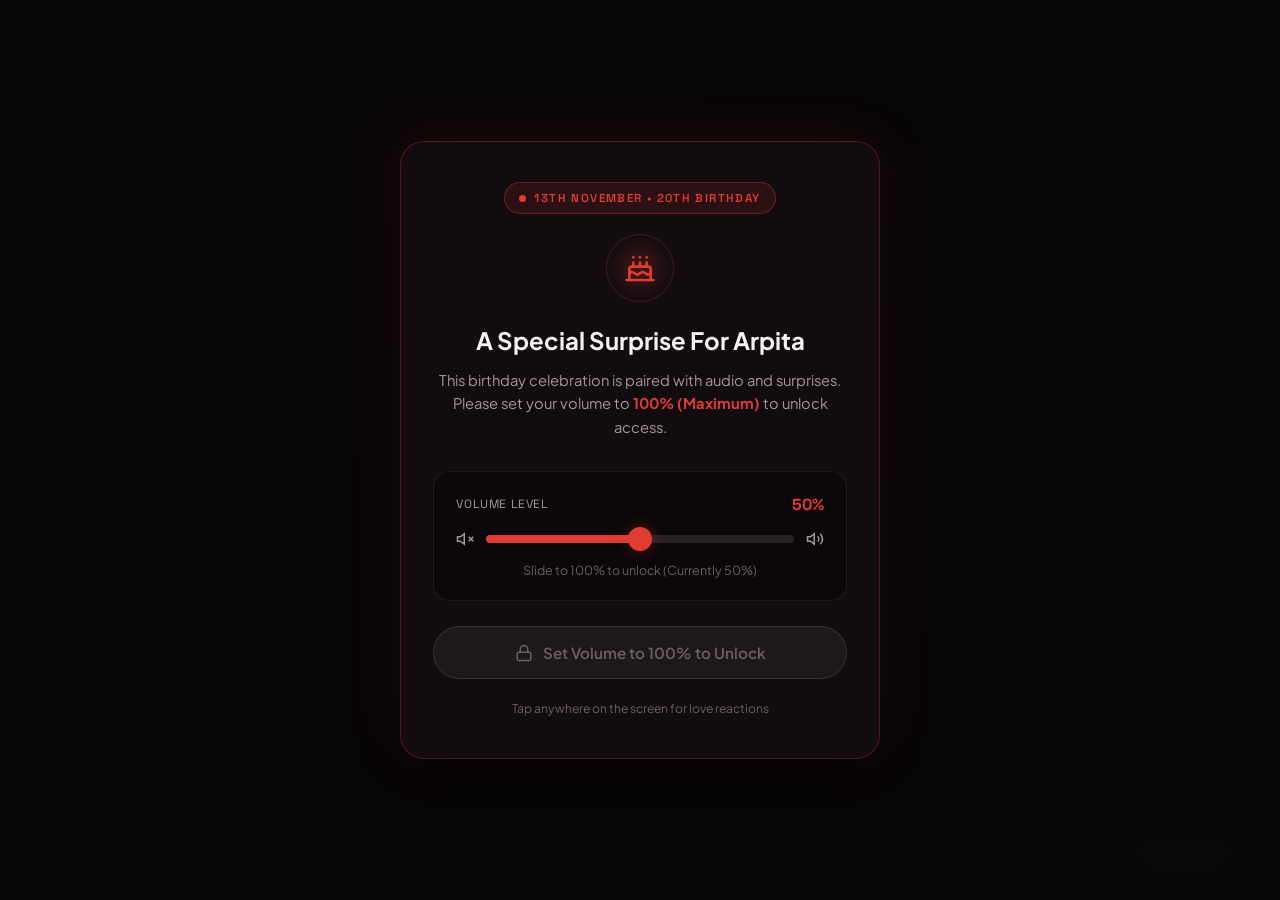
<file: index.html>
<!DOCTYPE html>
<html lang="en">
<head>
  <meta charset="UTF-8" />
  <meta name="viewport" content="width=device-width, initial-scale=1.0" />
  <title>Happy 20th Birthday, Arpita ✨</title>
  <meta name="description" content="Celebrating Arpita's 20th Birthday on 13th November — with love, music, and memories." />

  <!-- Fonts -->
  <link rel="preconnect" href="https://fonts.googleapis.com" />
  <link rel="preconnect" href="https://fonts.gstatic.com" crossorigin />
  <link href="https://fonts.googleapis.com/css2?family=Alex+Brush&family=Great+Vibes&family=Plus+Jakarta+Sans:wght@300;400;500;600;700;800&family=Space+Grotesk:wght@400;500;600;700&display=swap" rel="stylesheet" />

  <link rel="stylesheet" href="style.css" />
</head>
<body>

  <!-- ═══════════ AMBIENT GRADIENT & GRID BACKGROUND ═══════════ -->
  <div class="bg-grid-layer"></div>
  <div class="ambient-glow glow-1"></div>
  <div class="ambient-glow glow-2"></div>
  <div class="ambient-glow glow-3"></div>
  <canvas id="particles"></canvas>

  <!-- ═══════════ VOLUME CONFIRMATION OVERLAY ═══════════ -->
  <div id="entry-overlay">
    <div class="entry-card">
      <div class="entry-badge">
        <span class="badge-dot pulse"></span>
        <span id="overlay-badge">13TH NOVEMBER • 20TH BIRTHDAY</span>
      </div>
      
      <div class="entry-icon-wrap">
        <!-- Birthday Cake SVG -->
        <svg class="entry-svg-icon" viewBox="0 0 24 24" fill="none" stroke="currentColor" stroke-width="2" stroke-linecap="round" stroke-linejoin="round">
          <path d="M20 21v-8a2 2 0 0 0-2-2H6a2 2 0 0 0-2 2v8"></path>
          <path d="M4 16s.5-1 2-1 2.5 2 4 2 2.5-2 4-2 2.5 2 4 2 2-1 2-1"></path>
          <path d="M2 21h20"></path>
          <path d="M7 8v3"></path>
          <path d="M12 8v3"></path>
          <path d="M17 8v3"></path>
          <path d="M7 4h.01"></path>
          <path d="M12 4h.01"></path>
          <path d="M17 4h.01"></path>
        </svg>
      </div>

      <h2 class="entry-title">A Special Surprise For Arpita</h2>
      <p class="entry-desc">
        This birthday celebration is paired with audio and surprises. Please set your volume to <strong>100% (Maximum)</strong> to unlock access.
      </p>

      <div class="volume-box">
        <div class="volume-header">
          <span class="vol-label">Volume Level</span>
          <span class="vol-value" id="vol-readout">50%</span>
        </div>
        
        <div class="slider-wrapper">
          <span class="vol-icon-svg">
            <svg width="18" height="18" viewBox="0 0 24 24" fill="none" stroke="currentColor" stroke-width="2"><polygon points="11 5 6 9 2 9 2 15 6 15 11 19 11 5"/><line x1="23" y1="9" x2="17" y2="15"/><line x1="17" y1="9" x2="23" y2="15"/></svg>
          </span>
          <input type="range" id="volume-slider" min="0" max="100" value="50" class="custom-slider" />
          <span class="vol-icon-svg">
            <svg width="18" height="18" viewBox="0 0 24 24" fill="none" stroke="currentColor" stroke-width="2"><polygon points="11 5 6 9 2 9 2 15 6 15 11 19 11 5"/><path d="M19.07 4.93a10 10 0 0 1 0 14.14M15.54 8.46a5 5 0 0 1 0 7.07"/></svg>
          </span>
        </div>
        
        <div class="volume-indicator" id="volume-indicator">
          Slide to 100% to unlock access
        </div>
      </div>

      <button id="entry-btn" class="unlock-btn" disabled>
        <span class="btn-icon-svg" id="btn-lock-icon">
          <svg width="18" height="18" viewBox="0 0 24 24" fill="none" stroke="currentColor" stroke-width="2"><rect x="3" y="11" width="18" height="11" rx="2" ry="2"/><path d="M7 11V7a5 5 0 0 1 10 0v4"/></svg>
        </span>
        <span class="btn-text" id="btn-label">Set Volume to 100% to Unlock</span>
      </button>

      <p class="entry-note">Tap anywhere on the screen for love reactions</p>
    </div>
  </div>

  <!-- ═══════════ AUDIO ELEMENT (With WebAudio Fallback) ═══════════ -->
  <audio id="bg-music" loop preload="auto">
    <source src="birthday.wav" type="audio/wav" />
  </audio>

  <!-- ═══════════ FLOATING MUSIC CONTROLLER ═══════════ -->
  <div class="floating-music-pill" id="music-pill" title="Toggle Birthday Music">
    <div class="music-wave" id="music-wave">
      <span></span><span></span><span></span><span></span>
    </div>
    <span class="music-label" id="music-label">Birthday Audio</span>
  </div>

  <!-- ═══════════ MAIN CONTENT ═══════════ -->
  <main id="main-content" class="content-hidden">

    <!-- HERO SECTION (Portfolio Style: Text Left, Pop-Out Avatar Visual Right) -->
    <section class="hero-section">
      <div class="hero-container">
        
        <!-- LEFT: Hero Details -->
        <div class="hero-details">
          
          <div class="status-pill-row">
            <div class="status-pill">
              <span class="status-dot"></span>
              <span id="hero-badge">13th November • 20th Birthday</span>
            </div>
            <div class="age-badge" id="hero-celebration-badge">Birthday Girl</div>
          </div>

          <p class="hero-greeting" id="hero-greeting">Dearest,</p>
          <h1 class="hero-name" id="hero-name">Arpita</h1>

          <div class="hero-tagline-wrap">
            <span class="tagline-prefix">&gt;</span>
            <span class="hero-tagline" id="hero-tagline">Happy 20th Birthday to the Love of My Life</span>
            <span class="typing-cursor">|</span>
          </div>

          <div class="hero-card">
            <div class="card-top-meta">
              <span class="meta-tag" id="meta-date">13th November</span>
              <span class="meta-tag highlight" id="meta-title">20th Birthday</span>
            </div>
            <h3 class="card-wish-title" id="hero-wish">Happy 20th Birthday, Arpita!</h3>
            <p class="card-wish-text" id="hero-message">
              Today marks your 20th birthday — and the world is infinitely more radiant because you are in it. From your graceful smile to that enchanting look in your red and black sari, every moment with you is magic.
            </p>
            <p class="card-sign" id="hero-sign">— With all my love, your Hubby ❤️</p>
          </div>

          <!-- Action button (Clean & clutter-free without unnecessary chips) -->
          <div class="hero-actions">
            <a href="cake.html" class="primary-action-btn" id="cta-btn">
              <svg width="20" height="20" viewBox="0 0 24 24" fill="none" stroke="currentColor" stroke-width="2.2"><path d="M20 21v-8a2 2 0 0 0-2-2H6a2 2 0 0 0-2 2v8"></path><path d="M4 16s.5-1 2-1 2.5 2 4 2 2.5-2 4-2 2.5 2 4 2 2-1 2-1"></path><path d="M2 21h20"></path><path d="M12 8v3"></path><path d="M12 4h.01"></path></svg>
              <span id="cta-text">Celebrate & Cut Cake 🎂</span>
            </a>
          </div>
        </div>

        <!-- RIGHT: Pop-Out Avatar Visual with Birthday & Love Orbital Nodes -->
        <div class="hero-visual">
          <div class="visual-stage">
            
            <!-- Ambient Glow behind circle -->
            <div class="stage-backdrop-glow"></div>
            
            <!-- Orbital rings (Animated) -->
            <div class="orbit-ring-dashed"></div>
            <div class="orbit-ring-solid"></div>

            <!-- Orbit Birthday & Love SVG Nodes -->
            <div class="orbit-node node-1" title="Birthday Cake">
              <svg width="15" height="15" viewBox="0 0 24 24" fill="none" stroke="currentColor" stroke-width="2.2"><path d="M20 21v-8a2 2 0 0 0-2-2H6a2 2 0 0 0-2 2v8"></path><path d="M4 16s.5-1 2-1 2.5 2 4 2 2.5-2 4-2 2.5 2 4 2 2-1 2-1"></path><path d="M2 21h20"></path><path d="M12 8v3"></path><path d="M12 4h.01"></path></svg>
            </div>
            
            <div class="orbit-node node-2" title="Heart & Love">
              <svg width="15" height="15" viewBox="0 0 24 24" fill="none" stroke="currentColor" stroke-width="2.2"><path d="M20.84 4.61a5.5 5.5 0 0 0-7.78 0L12 5.67l-1.06-1.06a5.5 5.5 0 0 0-7.78 7.78l1.06 1.06L12 21.23l7.78-7.78 1.06-1.06a5.5 5.5 0 0 0 0-7.78z"/></svg>
            </div>
            
            <div class="orbit-node node-3" title="Birthday Gift">
              <svg width="15" height="15" viewBox="0 0 24 24" fill="none" stroke="currentColor" stroke-width="2.2"><polyline points="20 12 20 22 4 22 4 12"/><rect x="2" y="7" width="20" height="5"/><line x1="12" y1="22" x2="12" y2="7"/><path d="M12 7H7.5a2.5 2.5 0 0 1 0-5C11 2 12 7 12 7z"/><path d="M12 7h4.5a2.5 2.5 0 0 0 0-5C13 2 12 7 12 7z"/></svg>
            </div>
            
            <div class="orbit-node node-4" title="Celebration Spark">
              <svg width="15" height="15" viewBox="0 0 24 24" fill="none" stroke="currentColor" stroke-width="2.2"><path d="m12 3-1.9 5.8a2 2 0 0 1-1.3 1.3L3 12l5.8 1.9a2 2 0 0 1 1.3 1.3L12 21l1.9-5.8a2 2 0 0 1 1.3-1.3L21 12l-5.8-1.9a2 2 0 0 1-1.3-1.3L12 3z"/></svg>
            </div>

            <!-- The Designer Hero Avatar (Pop-out head over warm gradient circle) -->
            <div class="avatar-frame">
              <img 
                src="hero-avatar.png" 
                alt="Arpita - 20th Birthday" 
                class="hero-avatar-img" 
                id="hero-avatar"
              />
            </div>

          </div>
        </div>

      </div>
    </section>

    <!-- MEMORY CAROUSEL SECTION -->
    <section class="memories-section" id="memories">
      <div class="memories-header">
        <div class="section-tag">
          <svg width="12" height="12" viewBox="0 0 24 24" fill="none" stroke="currentColor" stroke-width="2.5"><polygon points="12 2 15.09 8.26 22 9.27 17 14.14 18.18 21.02 12 17.77 5.82 21.02 7 14.14 2 9.27 8.91 8.26 12 2"/></svg>
          <span id="memories-tag">CHERISHED MOMENTS</span>
        </div>
        <h2 class="memories-title" id="memories-title">Our Cherished Memories</h2>
        <p class="memories-subtitle" id="memories-subtitle">A visual timeline of moments that mean everything to me</p>
      </div>

      <div class="carousel-wrapper">
        <div class="carousel-glass-frame">
          <div class="carousel-track" id="carousel-track">
            <!-- Dynamic slides rendered via script.js -->
          </div>

          <!-- Navigation Controls (SVG arrows) -->
          <button class="nav-arrow nav-prev" id="carousel-prev" aria-label="Previous Memory">
            <svg width="20" height="20" viewBox="0 0 24 24" fill="none" stroke="currentColor" stroke-width="2.5"><polyline points="15 18 9 12 15 6"/></svg>
          </button>
          <button class="nav-arrow nav-next" id="carousel-next" aria-label="Next Memory">
            <svg width="20" height="20" viewBox="0 0 24 24" fill="none" stroke="currentColor" stroke-width="2.5"><polyline points="9 18 15 12 9 6"/></svg>
          </button>

          <!-- Top gradient vignette & bottom meta bar -->
          <div class="carousel-edge-vignette"></div>
          
          <div class="carousel-meta-bar">
            <span class="meta-counter" id="meta-counter">01 / 11</span>
            <div class="carousel-dots-list" id="carousel-dots"></div>
            <span class="meta-status">Auto Advancing</span>
          </div>
        </div>
      </div>
    </section>

    <!-- FOOTER -->
    <footer class="site-footer">
      <div class="footer-divider"></div>
      <p id="footer-text">Handcrafted with ❤️ exclusively for Arpita's 20th Birthday • 13th November</p>
    </footer>

  </main>

  <script src="script.js"></script>
</body>
</html>
</file>
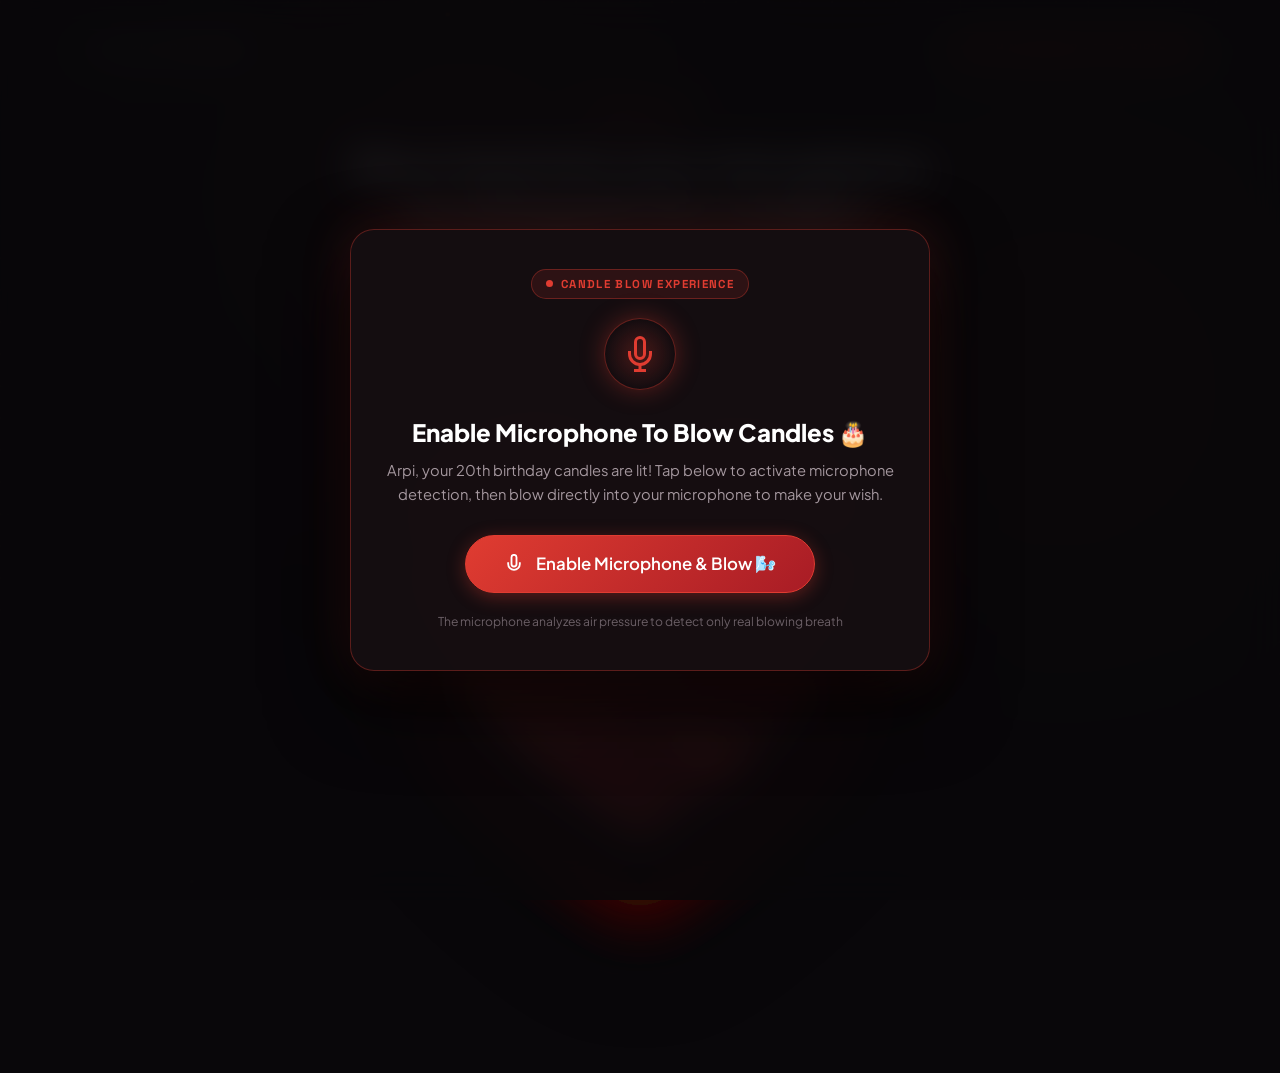
<file: cake.html>
<!DOCTYPE html>
<html lang="en">
<head>
  <meta charset="UTF-8" />
  <meta name="viewport" content="width=device-width, initial-scale=1.0" />
  <title>Make a Wish & Cut the Cake • Arpita's 20th Birthday 🎂</title>
  <meta name="description" content="An interactive birthday cake experience for Arpita — blow the candles, cut the cake, and unlock a secret letter." />

  <!-- Fonts: Including Great Vibes & Alex Brush for Calligraphy -->
  <link rel="preconnect" href="https://fonts.googleapis.com" />
  <link rel="preconnect" href="https://fonts.gstatic.com" crossorigin />
  <link href="https://fonts.googleapis.com/css2?family=Alex+Brush&family=Great+Vibes&family=Plus+Jakarta+Sans:wght@300;400;500;600;700;800&family=Space+Grotesk:wght@400;500;600;700&display=swap" rel="stylesheet" />

  <link rel="stylesheet" href="style.css" />
  <link rel="stylesheet" href="cake.css" />
</head>
<body>

  <!-- Ambient background elements -->
  <div class="bg-grid-layer"></div>
  <div class="ambient-glow glow-1"></div>
  <div class="ambient-glow glow-2"></div>
  <canvas id="particles"></canvas>

  <!-- ═══════════ MICROPHONE PERMISSION ENTRY MODAL ═══════════ -->
  <div class="modal-overlay active" id="mic-entry-modal">
    <div class="modal-card mic-prompt-card">
      <div class="modal-badge">
        <span class="badge-dot pulse"></span>
        <span>CANDLE BLOW EXPERIENCE</span>
      </div>

      <div class="mic-modal-icon">
        <svg width="36" height="36" viewBox="0 0 24 24" fill="none" stroke="currentColor" stroke-width="2"><path d="M12 1a3 3 0 0 0-3 3v8a3 3 0 0 0 6 0V4a3 3 0 0 0-3-3z"/><path d="M19 10v2a7 7 0 0 1-14 0v-2"/><line x1="12" y1="19" x2="12" y2="23"/><line x1="8" y1="23" x2="16" y2="23"/></svg>
      </div>

      <h2 class="modal-title">Enable Microphone To Blow Candles 🎂</h2>
      <p class="modal-subtitle">
        Arpi, your 20th birthday candles are lit! Tap below to activate microphone detection, then blow directly into your microphone to make your wish.
      </p>

      <div class="modal-actions center-actions">
        <button class="modal-btn primary lg-btn" id="allow-mic-btn">
          <svg width="20" height="20" viewBox="0 0 24 24" fill="none" stroke="currentColor" stroke-width="2.2"><path d="M12 1a3 3 0 0 0-3 3v8a3 3 0 0 0 6 0V4a3 3 0 0 0-3-3z"/><path d="M19 10v2a7 7 0 0 1-14 0v-2"/></svg>
          <span>Enable Microphone & Blow 🌬️</span>
        </button>
      </div>

      <p class="entry-note">The microphone analyzes air pressure to detect only real blowing breath</p>
    </div>
  </div>

  <!-- Navigation bar / back button -->
  <header class="cake-header">
    <a href="index.html" class="back-link">
      <svg width="18" height="18" viewBox="0 0 24 24" fill="none" stroke="currentColor" stroke-width="2.5"><polyline points="15 18 9 12 15 6"/></svg>
      <span>Back to Celebration</span>
    </a>
    <div class="cake-badge">
      <span class="badge-dot pulse"></span>
      <span>13TH NOVEMBER • 20TH BIRTHDAY</span>
    </div>
  </header>

  <!-- Main interactive cake container -->
  <main class="cake-main">
    
    <!-- Top instruction banner -->
    <div class="instruction-box">
      <div class="step-indicator" id="step-indicator">STEP 1 OF 3</div>
      <h1 class="instruction-title" id="instruction-title">Blow hard into your microphone to extinguish the candles!</h1>
      <p class="instruction-desc" id="instruction-desc">
        Take a deep breath and blow directly into your microphone.
      </p>

      <!-- Live audio level bar -->
      <div class="mic-visualizer-wrap" id="mic-meter-wrap">
        <div class="mic-icon-wrap" id="mic-icon">
          <svg width="18" height="18" viewBox="0 0 24 24" fill="none" stroke="currentColor" stroke-width="2"><path d="M12 1a3 3 0 0 0-3 3v8a3 3 0 0 0 6 0V4a3 3 0 0 0-3-3z"/><path d="M19 10v2a7 7 0 0 1-14 0v-2"/><line x1="12" y1="19" x2="12" y2="23"/><line x1="8" y1="23" x2="16" y2="23"/></svg>
        </div>
        <div class="meter-track">
          <div class="meter-fill" id="meter-fill"></div>
        </div>
        <span class="meter-text" id="meter-text">Blow detector: Waiting for breath...</span>
      </div>
    </div>

    <!-- The 3D Heart Cake Stage -->
    <div class="cake-stage" id="cake-stage">
      
      <!-- Interactive Dynamic Knife -->
      <div class="cake-knife-cursor" id="cake-knife">
        <div class="knife-blade"></div>
        <div class="knife-handle"></div>
        <span class="knife-floating-hint" id="knife-hint">Drag Knife to Slice Cake 🔪</span>
      </div>

      <!-- Heart Cake SVG/3D Construction -->
      <div class="heart-cake-wrap" id="heart-cake-wrap">
        
        <!-- Cake Glow Backdrop -->
        <div class="cake-glow-backdrop"></div>

        <!-- Heart Cake SVG (Red and Black Chocolate with Calligraphy & Embedded Text) -->
        <svg class="heart-cake-svg" id="heart-cake-svg" viewBox="0 0 500 450" fill="none" xmlns="http://www.w3.org/2000/svg">
          <defs>
            <!-- Black Chocolate Base Gradient -->
            <radialGradient id="chocBase" cx="50%" cy="30%" r="70%">
              <stop offset="0%" stop-color="#2c141d"/>
              <stop offset="50%" stop-color="#190a10"/>
              <stop offset="100%" stop-color="#0a0407"/>
            </radialGradient>

            <!-- Red Mirror Glaze Gradient -->
            <linearGradient id="redGlaze" x1="0%" y1="0%" x2="100%" y2="100%">
              <stop offset="0%" stop-color="#f84b3f"/>
              <stop offset="35%" stop-color="#c0392b"/>
              <stop offset="70%" stop-color="#8e1722"/>
              <stop offset="100%" stop-color="#4d0910"/>
            </linearGradient>

            <!-- Gold Trim & Calligraphy Gradient -->
            <linearGradient id="goldCalligraphy" x1="0%" y1="0%" x2="100%" y2="100%">
              <stop offset="0%" stop-color="#fff4cc"/>
              <stop offset="25%" stop-color="#f5d061"/>
              <stop offset="55%" stop-color="#e67e22"/>
              <stop offset="85%" stop-color="#f39c12"/>
              <stop offset="100%" stop-color="#d35400"/>
            </linearGradient>

            <!-- Spatula Metallic Gradient -->
            <linearGradient id="spatulaGold" x1="0%" y1="0%" x2="100%" y2="100%">
              <stop offset="0%" stop-color="#f5d77f"/>
              <stop offset="40%" stop-color="#d4af37"/>
              <stop offset="70%" stop-color="#aa820a"/>
              <stop offset="100%" stop-color="#705404"/>
            </linearGradient>

            <!-- 3D Shadow for Entire Cake -->
            <filter id="cakeShadow" x="-20%" y="-20%" width="140%" height="140%">
              <feDropShadow dx="0" dy="25" stdDeviation="25" flood-color="#000000" flood-opacity="0.85"/>
              <feDropShadow dx="0" dy="10" stdDeviation="12" flood-color="#c0392b" flood-opacity="0.3"/>
            </filter>

            <!-- Frosting Emboss Filter for Calligraphy -->
            <filter id="goldEmboss" x="-10%" y="-10%" width="120%" height="120%">
              <feDropShadow dx="0" dy="2" stdDeviation="2" flood-color="#000000" flood-opacity="0.9"/>
              <feDropShadow dx="0" dy="0" stdDeviation="4" flood-color="#f39c12" flood-opacity="0.5"/>
            </filter>

            <!-- Cake Glaze Embedded Filter for "Arpi" text (Pressed/Carved into Glaze) -->
            <filter id="cakeEmbeddedFilter" x="-30%" y="-30%" width="160%" height="160%">
              <feDropShadow dx="0" dy="2.5" stdDeviation="1.5" flood-color="#0a0204" flood-opacity="0.95"/>
              <feDropShadow dx="0" dy="-1" stdDeviation="0.8" flood-color="#2a080d" flood-opacity="0.8"/>
              <feDropShadow dx="0" dy="2" stdDeviation="0.5" flood-color="rgba(255, 235, 205, 0.4)"/>
            </filter>

            <!-- Cake Cavity Depth Shadow -->
            <filter id="cavityShadow" x="-20%" y="-20%" width="140%" height="140%">
              <feDropShadow dx="0" dy="3" stdDeviation="4" flood-color="#000000" flood-opacity="0.9"/>
            </filter>
          </defs>

          <!-- Heart Cake Shadow & 3D Depth Layer -->
          <path d="M250 410 C130 330 40 240 40 140 C40 70 95 25 165 25 C205 25 235 48 250 75 C265 48 295 25 335 25 C405 25 460 70 460 140 C460 240 370 330 250 410 Z" 
                fill="#0e0508" transform="translate(0, 24)" filter="url(#cakeShadow)" />

          <!-- Dark Chocolate Cake Body (Lower Tier Depth) -->
          <path d="M250 410 C130 330 40 240 40 140 C40 70 95 25 165 25 C205 25 235 48 250 75 C265 48 295 25 335 25 C405 25 460 70 460 140 C460 240 370 330 250 410 Z" 
                fill="url(#chocBase)" transform="translate(0, 14)" />

          <!-- MAIN SOLID HEART CAKE (Stays 100% Intact — Never Broken 💔) -->
          <g id="cake-main-body" class="cake-main-body">
            <!-- Full Red Mirror Glaze Heart -->
            <path id="cake-surface-heart"
                  d="M250 395 C135 320 45 235 45 135 C45 68 98 25 165 25 C205 25 235 48 250 75 C265 48 295 25 335 25 C402 25 455 68 455 135 C455 235 365 320 250 395 Z" 
                  fill="url(#redGlaze)" stroke="#ff6b6b" stroke-width="2.5" stroke-opacity="0.4"/>

            <!-- Glossy Highlight Arch (Top Left Lobe) -->
            <path d="M100 85 C120 50 160 38 190 45" 
                  stroke="rgba(255, 255, 255, 0.4)" stroke-width="7" stroke-linecap="round" fill="none"/>

            <!-- Rich Dark Chocolate Ganache Drip Rim -->
            <path d="M55 135 C70 168 85 148 105 135 C125 120 145 168 165 138 C185 110 205 148 225 128 C245 110 255 145 270 125 C290 148 310 118 330 135 C350 148 370 115 390 135 C410 152 425 120 445 135" 
                  stroke="#15060b" stroke-width="11" stroke-linecap="round" fill="none" opacity="0.9"/>
          </g>

          <!-- SLICE CAVITY (Revealed inside cake when slice wedge moves out) -->
          <g id="cake-slice-cavity" class="cake-slice-cavity" filter="url(#cavityShadow)">
            <!-- Cavity Base -->
            <path d="M252 280 L380 295 C360 320 338 342 315 360 Z" fill="#18060a" />
            <!-- Sponge & Cream Layers in Cavity -->
            <path d="M252 280 L380 295 L372 305 L252 286 Z" fill="#2c1218" opacity="0.95"/>
            <path d="M252 286 L372 305 L368 310 L252 289 Z" fill="#9b111e" opacity="0.9"/>
            <path d="M252 289 L368 310 L315 360 L252 280 Z" fill="#1f090e" opacity="0.95"/>
            <!-- Inner Shadow on Cut Wall -->
            <line x1="252" y1="280" x2="380" y2="295" stroke="#000000" stroke-width="3" opacity="0.8"/>
            <line x1="252" y1="280" x2="315" y2="360" stroke="#000000" stroke-width="3" opacity="0.8"/>
          </g>

          <!-- Golden Sugar Pearls along the heart edge -->
          <g id="gold-pearls" fill="url(#goldCalligraphy)">
            <circle cx="165" cy="40" r="4"/><circle cx="195" cy="50" r="4"/><circle cx="225" cy="65" r="4"/>
            <circle cx="275" cy="65" r="4"/><circle cx="305" cy="50" r="4"/><circle cx="335" cy="40" r="4"/>
            <circle cx="375" cy="55" r="4"/><circle cx="410" cy="85" r="4"/><circle cx="435" cy="125" r="4"/>
            <circle cx="435" cy="170" r="4"/><circle cx="415" cy="220" r="4"/>
            <circle cx="250" cy="390" r="5"/>
            <circle cx="220" cy="365" r="4"/><circle cx="170" cy="320" r="4"/><circle cx="120" cy="270" r="4"/>
            <circle cx="85" cy="220" r="4"/><circle cx="65" cy="170" r="4"/><circle cx="65" cy="125" r="4"/>
            <circle cx="90" cy="85" r="4"/><circle cx="125" cy="55" r="4"/>
          </g>

          <!-- CAKE TEXT: CALLIGRAPHY "Happy Birthday" + EMBEDDED NORMAL "Arpi" -->
          <g class="cake-text-group">
            <!-- Line 1: "Happy Birthday" in flowing Great Vibes cursive calligraphy -->
            <text x="250" y="195" 
                  text-anchor="middle" 
                  fill="url(#goldCalligraphy)" 
                  filter="url(#goldEmboss)"
                  class="calligraphy-script happy-birthday-text">
              Happy Birthday
            </text>

            <!-- Line 2: "Arpi" in normal sans-serif font embedded into the red chocolate glaze -->
            <text x="250" y="250" 
                  text-anchor="middle" 
                  filter="url(#cakeEmbeddedFilter)"
                  class="arpi-normal-embedded">
              Arpi
            </text>
          </g>

          <!-- INDEPENDENT SLICE WEDGE (Lifts & slides onto spatula without breaking heart) -->
          <g id="cake-slice-wedge" class="cake-slice-wedge">
            <!-- Golden Spatula / Cake Server Underneath Slice -->
            <path id="slice-spatula" 
                  d="M245 272 L398 290 L325 375 L242 285 Z" 
                  fill="url(#spatulaGold)" 
                  stroke="#fff4cc" 
                  stroke-width="1.2" 
                  opacity="0" 
                  class="slice-spatula" />

            <!-- Slice Glaze Top -->
            <path d="M252 280 L380 295 C360 320 338 342 315 360 Z" 
                  fill="url(#redGlaze)" 
                  stroke="#ff6b6b" 
                  stroke-width="2" 
                  stroke-opacity="0.6"/>

            <!-- Slice Chocolate Drip on Outer Rim -->
            <path d="M380 295 C360 320 338 342 315 360" 
                  stroke="#15060b" 
                  stroke-width="9" 
                  stroke-linecap="round" 
                  fill="none" 
                  opacity="0.85"/>

            <!-- Golden Pearls on Slice Edge -->
            <circle cx="380" cy="270" r="4" fill="url(#goldCalligraphy)"/>
            <circle cx="330" cy="320" r="4" fill="url(#goldCalligraphy)"/>
            <circle cx="280" cy="365" r="4" fill="url(#goldCalligraphy)"/>

            <!-- Multi-layer Cross Section Along Slice Cut Edges -->
            <g class="slice-layers">
              <!-- Sponge Layer 1 -->
              <path d="M252 280 L380 295 L375 301 L252 284 Z" fill="#2c1218"/>
              <!-- Red Velvet Cream Filling -->
              <path d="M252 284 L375 301 L371 306 L252 287 Z" fill="#e03c31"/>
              <!-- Sponge Layer 2 -->
              <path d="M252 287 L371 306 L367 312 L252 291 Z" fill="#1b080d"/>
            </g>
          </g>

          <!-- Interactive Slice Cutting Guide Lines -->
          <g id="slice-guide-group" class="slice-guide-group">
            <line id="slice-guide-1" x1="252" y1="280" x2="380" y2="295" stroke="#f1c40f" stroke-width="2.5" stroke-dasharray="5 4" opacity="0.65"/>
            <line id="slice-guide-2" x1="252" y1="280" x2="315" y2="360" stroke="#f1c40f" stroke-width="2.5" stroke-dasharray="5 4" opacity="0.65"/>
          </g>

          <!-- Real-Time Interactive Dynamic Slice Cut Seam (Draws as Knife Cuts!) -->
          <path id="dynamic-cut-seam" d="" stroke="#ffea79" stroke-width="4" stroke-linecap="round" stroke-linejoin="round" fill="none" class="dynamic-cut-seam"/>
        </svg>

        <!-- Dynamic Candle Holders on the Cake -->
        <div class="candles-container" id="candles-container">
          
          <div class="candle candle-1" data-id="1" title="Click to extinguish">
            <div class="candle-flame"></div>
            <div class="flame-glow"></div>
            <div class="candle-smoke">
              <span class="smoke-p s1"></span>
              <span class="smoke-p s2"></span>
              <span class="smoke-p s3"></span>
            </div>
            <div class="candle-wick"></div>
            <div class="candle-stick gold-striped"></div>
          </div>

          <div class="candle candle-2" data-id="2" title="Click to extinguish">
            <div class="candle-flame"></div>
            <div class="flame-glow"></div>
            <div class="candle-smoke">
              <span class="smoke-p s1"></span>
              <span class="smoke-p s2"></span>
              <span class="smoke-p s3"></span>
            </div>
            <div class="candle-wick"></div>
            <div class="candle-stick red-velvet"></div>
          </div>

          <div class="candle candle-3" data-id="3" title="Click to extinguish">
            <div class="candle-flame"></div>
            <div class="flame-glow"></div>
            <div class="candle-smoke">
              <span class="smoke-p s1"></span>
              <span class="smoke-p s2"></span>
              <span class="smoke-p s3"></span>
            </div>
            <div class="candle-wick"></div>
            <div class="candle-stick gold-striped"></div>
          </div>

          <div class="candle candle-4" data-id="4" title="Click to extinguish">
            <div class="candle-flame"></div>
            <div class="flame-glow"></div>
            <div class="candle-smoke">
              <span class="smoke-p s1"></span>
              <span class="smoke-p s2"></span>
              <span class="smoke-p s3"></span>
            </div>
            <div class="candle-wick"></div>
            <div class="candle-stick red-velvet"></div>
          </div>

          <div class="candle candle-5" data-id="5" title="Click to extinguish">
            <div class="candle-flame"></div>
            <div class="flame-glow"></div>
            <div class="candle-smoke">
              <span class="smoke-p s1"></span>
              <span class="smoke-p s2"></span>
              <span class="smoke-p s3"></span>
            </div>
            <div class="candle-wick"></div>
            <div class="candle-stick gold-striped"></div>
          </div>

        </div>

      </div>

      <!-- Secret Message Button (Revealed after slice) -->
      <div class="secret-btn-wrap" id="secret-btn-wrap">
        <button class="secret-trigger-btn" id="open-secret-btn">
          <svg width="20" height="20" viewBox="0 0 24 24" fill="none" stroke="currentColor" stroke-width="2.2"><path d="M4 4h16c1.1 0 2 .9 2 2v12c0 1.1-.9 2-2 2H4c-1.1 0-2-.9-2-2V6c0-1.1.9-2 2-2z"/><polyline points="22,6 12,13 2,6"/></svg>
          <span>Open Secret Message From Your Hubby ❤️</span>
        </button>
      </div>

    </div>

  </main>

  <!-- ═══════════ VERIFICATION QUIZ MODAL ═══════════ -->
  <div class="modal-overlay" id="quiz-modal">
    <div class="modal-card">
      <div class="modal-badge">
        <span class="badge-dot pulse"></span>
        <span>SECURITY VERIFICATION</span>
      </div>

      <h2 class="modal-title">Are you really my Arpi? 💕</h2>
      <p class="modal-subtitle">
        Only the real birthday girl knows our story. Answer these 3 questions to unlock the secret letter from Anik!
      </p>

      <div class="quiz-container" id="quiz-container">
        <!-- Rendered dynamically via cake.js from messages.json -->
      </div>

      <div class="quiz-error-msg" id="quiz-error"></div>

      <div class="modal-actions">
        <button class="modal-btn secondary" id="quiz-cancel-btn">Close</button>
        <button class="modal-btn primary" id="quiz-submit-btn" disabled>Verify & Unlock Letter ✨</button>
      </div>
    </div>
  </div>

  <!-- ═══════════ SECRET LETTER MODAL ═══════════ -->
  <div class="modal-overlay" id="letter-modal">
    <div class="modal-card letter-card">
      
      <div class="letter-seal">
        <svg width="28" height="28" viewBox="0 0 24 24" fill="#e03c31" stroke="#e03c31" stroke-width="1.5"><path d="M20.84 4.61a5.5 5.5 0 0 0-7.78 0L12 5.67l-1.06-1.06a5.5 5.5 0 0 0-7.78 7.78l1.06 1.06L12 21.23l7.78-7.78 1.06-1.06a5.5 5.5 0 0 0 0-7.78z"/></svg>
      </div>

      <h2 class="letter-title" id="letter-title">A Secret Letter From Your Hubby ❤️</h2>
      <p class="letter-subtitle" id="letter-subtitle">Only for my real Arpi • 13th November</p>

      <div class="letter-body-wrap">
        <div class="letter-body" id="letter-content">
          <!-- Injected dynamically from messages.json -->
        </div>
      </div>

      <div class="letter-actions">
        <button class="modal-btn primary" id="letter-close-btn">Keep in My Heart ❤️</button>
        <a href="index.html" class="modal-btn secondary">Back to Photo Vault</a>
      </div>

    </div>
  </div>

  <script src="cake.js"></script>
</body>
</html>
</file>
<file: style.css>
/* ═══════════════════════════════════════════════════════════
   MODERN HIGH-TECH LUXURY THEME  —  ARPITA'S 19TH BIRTHDAY
   ═══════════════════════════════════════════════════════════ */

*, *::before, *::after {
  margin: 0;
  padding: 0;
  box-sizing: border-box;
}

:root {
  --bg-primary: #09070a;
  --bg-card: rgba(18, 12, 16, 0.78);
  --bg-card-border: rgba(225, 60, 60, 0.18);
  --accent-red: #e03c31;
  --accent-crimson: #a81c25;
  --accent-coral: #e67e22;
  --accent-glow: rgba(224, 60, 49, 0.35);
  --text-main: #f5f2f4;
  --text-muted: #a4979e;
  --text-dim: #6b5f66;
  --font-sans: 'Plus Jakarta Sans', -apple-system, BlinkMacSystemFont, sans-serif;
  --font-mono: 'Space Grotesk', monospace;
  --radius-lg: 24px;
  --radius-md: 16px;
  --radius-pill: 9999px;
  --ease: cubic-bezier(0.16, 1, 0.3, 1);
}

html {
  background-color: var(--bg-primary);
  color: var(--text-main);
  font-family: var(--font-sans);
  font-size: 16px;
  line-height: 1.6;
  scroll-behavior: smooth;
  overflow-x: hidden;
}

body {
  min-height: 100vh;
  position: relative;
  background-color: var(--bg-primary);
  overflow-x: hidden;
}

/* ═══════════════════════════════════════════
   ANIMATED BACKGROUND GRID & GLOWS
   ═══════════════════════════════════════════ */
.bg-grid-layer {
  position: fixed;
  inset: 0;
  z-index: 0;
  pointer-events: none;
  background-image: 
    radial-gradient(rgba(224, 60, 49, 0.12) 1px, transparent 1px),
    linear-gradient(to right, rgba(255, 255, 255, 0.015) 1px, transparent 1px),
    linear-gradient(to bottom, rgba(255, 255, 255, 0.015) 1px, transparent 1px);
  background-size: 32px 32px, 128px 128px, 128px 128px;
  background-position: center center;
  mask-image: radial-gradient(ellipse 90% 80% at 50% 40%, black 40%, transparent 95%);
  animation: grid-drift 40s linear infinite alternate;
}

.ambient-glow {
  position: fixed;
  border-radius: 50%;
  filter: blur(130px);
  pointer-events: none;
  z-index: 0;
  animation: glow-float 12s ease-in-out infinite alternate;
}

.glow-1 {
  width: 550px;
  height: 550px;
  top: -80px;
  left: 15%;
  background: radial-gradient(circle, rgba(224, 60, 49, 0.18) 0%, rgba(168, 28, 37, 0.06) 60%, transparent 80%);
}

.glow-2 {
  width: 600px;
  height: 600px;
  top: 10%;
  right: -80px;
  background: radial-gradient(circle, rgba(230, 126, 34, 0.14) 0%, rgba(224, 60, 49, 0.08) 50%, transparent 80%);
  animation-delay: -4s;
}

.glow-3 {
  width: 450px;
  height: 450px;
  bottom: 5%;
  left: 20%;
  background: radial-gradient(circle, rgba(168, 28, 37, 0.12) 0%, transparent 70%);
  animation-delay: -8s;
}

#particles {
  position: fixed;
  inset: 0;
  z-index: 0;
  pointer-events: none;
}

/* ═══════════════════════════════════════════
   VOLUME ENTRY OVERLAY
   ═══════════════════════════════════════════ */
#entry-overlay {
  position: fixed;
  inset: 0;
  z-index: 99999;
  display: flex;
  align-items: center;
  justify-content: center;
  background: rgba(9, 7, 10, 0.94);
  backdrop-filter: blur(20px);
  -webkit-backdrop-filter: blur(20px);
  padding: 1.5rem;
  transition: opacity 0.8s var(--ease), visibility 0.8s;
}

#entry-overlay.fade-out {
  opacity: 0;
  visibility: hidden;
  pointer-events: none;
}

.entry-card {
  width: 100%;
  max-width: 480px;
  background: rgba(20, 14, 18, 0.88);
  border: 1px solid rgba(224, 60, 49, 0.3);
  box-shadow: 0 25px 60px rgba(0, 0, 0, 0.8), 0 0 50px rgba(224, 60, 49, 0.15);
  border-radius: var(--radius-lg);
  padding: 2.5rem 2rem;
  text-align: center;
  animation: modal-enter 0.6s var(--ease) both;
}

.entry-badge {
  display: inline-flex;
  align-items: center;
  gap: 8px;
  background: rgba(224, 60, 49, 0.12);
  border: 1px solid rgba(224, 60, 49, 0.35);
  padding: 6px 14px;
  border-radius: var(--radius-pill);
  font-family: var(--font-mono);
  font-size: 0.72rem;
  font-weight: 600;
  letter-spacing: 0.12em;
  color: var(--accent-red);
  margin-bottom: 1.2rem;
}

.badge-dot {
  width: 7px;
  height: 7px;
  border-radius: 50%;
  background-color: var(--accent-red);
}

.badge-dot.pulse {
  animation: dot-pulse 1.8s infinite;
}

.entry-icon-wrap {
  width: 68px;
  height: 68px;
  margin: 0 auto 1.2rem;
  background: radial-gradient(circle, rgba(224, 60, 49, 0.25) 0%, transparent 70%);
  border-radius: 50%;
  display: flex;
  align-items: center;
  justify-content: center;
  color: var(--accent-red);
  border: 1px solid rgba(224, 60, 49, 0.25);
  animation: gentle-bob 3s ease-in-out infinite;
}

.entry-svg-icon {
  width: 32px;
  height: 32px;
}

.entry-title {
  font-family: var(--font-sans);
  font-size: 1.5rem;
  font-weight: 700;
  color: var(--text-main);
  margin-bottom: 0.6rem;
}

.entry-desc {
  font-size: 0.92rem;
  color: var(--text-muted);
  line-height: 1.6;
  margin-bottom: 2rem;
}

.entry-desc strong {
  color: var(--accent-red);
}

.volume-box {
  background: rgba(12, 8, 10, 0.85);
  border: 1px solid rgba(255, 255, 255, 0.08);
  border-radius: var(--radius-md);
  padding: 1.2rem 1.4rem;
  margin-bottom: 1.6rem;
}

.volume-header {
  display: flex;
  justify-content: space-between;
  align-items: center;
  margin-bottom: 0.8rem;
}

.vol-label {
  color: var(--text-muted);
  font-family: var(--font-mono);
  text-transform: uppercase;
  font-size: 0.75rem;
  letter-spacing: 0.05em;
}

.vol-value {
  color: var(--accent-red);
  font-family: var(--font-mono);
  font-weight: 700;
  font-size: 1rem;
}

.slider-wrapper {
  display: flex;
  align-items: center;
  gap: 12px;
}

.vol-icon-svg {
  color: var(--text-muted);
  display: flex;
  align-items: center;
}

.custom-slider {
  flex: 1;
  -webkit-appearance: none;
  appearance: none;
  height: 8px;
  border-radius: var(--radius-pill);
  background: rgba(255, 255, 255, 0.1);
  outline: none;
  cursor: pointer;
}

.custom-slider::-webkit-slider-thumb {
  -webkit-appearance: none;
  width: 24px;
  height: 24px;
  border-radius: 50%;
  background: var(--accent-red);
  box-shadow: 0 0 16px var(--accent-glow);
  cursor: grab;
  transition: transform 0.15s ease;
}

.custom-slider::-webkit-slider-thumb:hover {
  transform: scale(1.15);
}

.custom-slider::-moz-range-thumb {
  width: 24px;
  height: 24px;
  border-radius: 50%;
  background: var(--accent-red);
  box-shadow: 0 0 16px var(--accent-glow);
  border: none;
  cursor: grab;
}

.volume-indicator {
  margin-top: 0.8rem;
  font-size: 0.78rem;
  color: var(--text-dim);
  transition: color 0.3s ease;
}

.volume-indicator.ready {
  color: #2ecc71;
  font-weight: 600;
}

.unlock-btn {
  width: 100%;
  display: flex;
  align-items: center;
  justify-content: center;
  gap: 10px;
  padding: 1rem 1.8rem;
  border-radius: var(--radius-pill);
  border: 1px solid rgba(255, 255, 255, 0.1);
  background: rgba(255, 255, 255, 0.05);
  color: var(--text-dim);
  font-family: var(--font-sans);
  font-weight: 600;
  font-size: 0.95rem;
  cursor: not-allowed;
  transition: all 0.4s var(--ease);
}

.btn-icon-svg {
  display: flex;
  align-items: center;
}

.unlock-btn.unlocked {
  border-color: var(--accent-red);
  background: linear-gradient(135deg, var(--accent-red) 0%, var(--accent-crimson) 100%);
  color: #ffffff;
  cursor: pointer;
  box-shadow: 0 0 35px var(--accent-glow), 0 8px 24px rgba(0, 0, 0, 0.4);
  animation: glow-pulse 2s infinite alternate;
}

.unlock-btn.unlocked:hover {
  transform: translateY(-2px);
  box-shadow: 0 0 50px var(--accent-glow), 0 12px 30px rgba(0, 0, 0, 0.5);
}

.entry-note {
  margin-top: 1.2rem;
  font-size: 0.76rem;
  color: var(--text-dim);
}

/* ═══════════════════════════════════════════
   FLOATING MUSIC CONTROLLER
   ═══════════════════════════════════════════ */
.floating-music-pill {
  position: fixed;
  bottom: 24px;
  right: 24px;
  z-index: 1000;
  display: flex;
  align-items: center;
  gap: 10px;
  padding: 10px 18px;
  background: rgba(18, 12, 16, 0.85);
  border: 1px solid rgba(224, 60, 49, 0.3);
  backdrop-filter: blur(12px);
  -webkit-backdrop-filter: blur(12px);
  border-radius: var(--radius-pill);
  cursor: pointer;
  box-shadow: 0 10px 30px rgba(0, 0, 0, 0.5), 0 0 20px rgba(224, 60, 49, 0.12);
  transition: all 0.3s var(--ease);
}

.floating-music-pill:hover {
  transform: scale(1.05);
  border-color: var(--accent-red);
}

.music-wave {
  display: flex;
  align-items: flex-end;
  gap: 3px;
  height: 16px;
}

.music-wave span {
  width: 3px;
  background-color: var(--accent-red);
  border-radius: 2px;
  height: 4px;
  transition: height 0.2s ease;
}

.music-wave.playing span:nth-child(1) { animation: wave-anim 0.8s infinite ease-in-out; }
.music-wave.playing span:nth-child(2) { animation: wave-anim 0.8s 0.2s infinite ease-in-out; }
.music-wave.playing span:nth-child(3) { animation: wave-anim 0.8s 0.4s infinite ease-in-out; }
.music-wave.playing span:nth-child(4) { animation: wave-anim 0.8s 0.1s infinite ease-in-out; }

.music-label {
  font-family: var(--font-mono);
  font-size: 0.78rem;
  font-weight: 500;
  color: var(--text-main);
  letter-spacing: 0.04em;
}

/* ═══════════════════════════════════════════
   MAIN CONTENT & HERO (PORTFOLIO STYLE)
   ═══════════════════════════════════════════ */
#main-content {
  position: relative;
  z-index: 1;
  max-width: 1240px;
  margin: 0 auto;
  padding: 3rem 2rem 5rem;
}

.content-hidden {
  display: none !important;
}

.hero-section {
  min-height: 85vh;
  display: flex;
  align-items: center;
  padding: 2rem 0 4rem;
}

.hero-container {
  width: 100%;
  display: grid;
  grid-template-columns: minmax(0, 1.15fr) minmax(0, 0.85fr);
  align-items: center;
  gap: 3.5rem;
}

/* ─── LEFT: HERO DETAILS ─── */
.hero-details {
  display: flex;
  flex-direction: column;
  animation: fade-slide-right 0.9s var(--ease) both;
}

.status-pill-row {
  display: flex;
  align-items: center;
  gap: 10px;
  margin-bottom: 1.4rem;
  flex-wrap: wrap;
}

.status-pill {
  display: inline-flex;
  align-items: center;
  gap: 9px;
  background: rgba(255, 255, 255, 0.04);
  border: 1px solid rgba(255, 255, 255, 0.1);
  padding: 6px 14px;
  border-radius: var(--radius-pill);
  font-size: 0.82rem;
  color: var(--text-muted);
  backdrop-filter: blur(8px);
}

.status-dot {
  width: 7px;
  height: 7px;
  border-radius: 50%;
  background-color: #2ecc71;
  box-shadow: 0 0 10px #2ecc71;
}

.age-badge {
  display: inline-flex;
  align-items: center;
  background: rgba(224, 60, 49, 0.12);
  border: 1px solid rgba(224, 60, 49, 0.35);
  color: var(--accent-red);
  font-family: var(--font-mono);
  font-weight: 700;
  font-size: 0.78rem;
  letter-spacing: 0.05em;
  padding: 5px 12px;
  border-radius: var(--radius-pill);
  box-shadow: 0 0 12px rgba(224, 60, 49, 0.2);
}

.hero-greeting {
  font-family: var(--font-mono);
  font-size: 0.95rem;
  color: var(--text-muted);
  letter-spacing: 0.05em;
  margin-bottom: 0.2rem;
}

.hero-name {
  font-family: var(--font-sans);
  font-weight: 800;
  font-size: clamp(3.2rem, 6.5vw, 5.2rem);
  line-height: 1.05;
  color: #ffffff;
  letter-spacing: -0.02em;
  margin-bottom: 0.8rem;
  background: linear-gradient(135deg, #ffffff 60%, rgba(255, 255, 255, 0.6) 100%);
  -webkit-background-clip: text;
  background-clip: text;
}

.hero-tagline-wrap {
  display: flex;
  align-items: center;
  gap: 8px;
  font-family: var(--font-mono);
  font-size: clamp(1rem, 2.2vw, 1.25rem);
  color: var(--accent-red);
  margin-bottom: 1.8rem;
}

.tagline-prefix {
  font-weight: 700;
  opacity: 0.8;
}

.hero-tagline {
  font-weight: 500;
}

.typing-cursor {
  animation: blink 1s infinite;
  font-weight: 300;
}

.hero-card {
  background: var(--bg-card);
  border: 1px solid var(--bg-card-border);
  backdrop-filter: blur(16px);
  -webkit-backdrop-filter: blur(16px);
  border-radius: var(--radius-md);
  padding: 1.8rem;
  margin-bottom: 2rem;
  box-shadow: 0 15px 35px rgba(0, 0, 0, 0.4);
  position: relative;
  overflow: hidden;
  transition: transform 0.3s ease, border-color 0.3s ease;
}

.hero-card:hover {
  transform: translateY(-2px);
  border-color: rgba(224, 60, 49, 0.35);
}

.card-top-meta {
  display: flex;
  gap: 8px;
  margin-bottom: 0.8rem;
}

.meta-tag {
  font-family: var(--font-mono);
  font-size: 0.72rem;
  color: var(--text-muted);
  background: rgba(255, 255, 255, 0.05);
  padding: 3px 10px;
  border-radius: var(--radius-pill);
}

.meta-tag.highlight {
  color: var(--accent-red);
  background: rgba(224, 60, 49, 0.12);
  border: 1px solid rgba(224, 60, 49, 0.25);
}

.card-wish-title {
  font-size: 1.25rem;
  font-weight: 700;
  color: #ffffff;
  margin-bottom: 0.7rem;
}

.card-wish-text {
  font-size: 0.98rem;
  color: var(--text-main);
  line-height: 1.8;
  opacity: 0.92;
  white-space: pre-line;
}

.card-sign {
  margin-top: 1.2rem;
  font-family: var(--font-mono);
  font-size: 0.92rem;
  color: var(--accent-coral);
}

.hero-actions {
  display: flex;
  align-items: center;
  flex-wrap: wrap;
  gap: 1.2rem;
}

.primary-action-btn {
  display: inline-flex;
  align-items: center;
  gap: 10px;
  padding: 0.95rem 2.2rem;
  border-radius: var(--radius-pill);
  border: 1px solid rgba(243, 156, 18, 0.3);
  background: linear-gradient(135deg, #e05338 0%, #b82b1d 60%, #871a22 100%);
  color: #ffffff;
  font-family: var(--font-sans);
  font-weight: 600;
  font-size: 0.98rem;
  cursor: pointer;
  box-shadow: 0 8px 24px rgba(224, 60, 49, 0.32), 0 4px 12px rgba(0, 0, 0, 0.5);
  transition: all 0.3s var(--ease);
  text-decoration: none;
}

.primary-action-btn:hover {
  transform: translateY(-2px);
  box-shadow: 0 12px 32px rgba(224, 60, 49, 0.45);
}

.quick-chips {
  display: flex;
  align-items: center;
  gap: 10px;
}

.chip-btn {
  width: 44px;
  height: 44px;
  border-radius: 50%;
  background: rgba(255, 255, 255, 0.04);
  border: 1px solid rgba(255, 255, 255, 0.1);
  color: var(--text-muted);
  display: flex;
  align-items: center;
  justify-content: center;
  cursor: pointer;
  backdrop-filter: blur(8px);
  transition: all 0.25s var(--ease);
  text-decoration: none;
}

.chip-btn:hover {
  transform: translateY(-3px) scale(1.08);
  background: rgba(224, 60, 49, 0.18);
  border-color: var(--accent-red);
  color: #ffffff;
  box-shadow: 0 0 16px var(--accent-glow);
}

/* ─── RIGHT: HERO VISUAL (POPOUT AVATAR + ORBITAL RINGS) ─── */
.hero-visual {
  display: flex;
  justify-content: center;
  align-items: center;
  position: relative;
  animation: fade-slide-left 0.9s 0.15s var(--ease) both;
}

.visual-stage {
  position: relative;
  width: 440px;
  height: 440px;
  display: flex;
  align-items: center;
  justify-content: center;
}

/* Ambient glow directly behind circle */
.stage-backdrop-glow {
  position: absolute;
  width: 380px;
  height: 380px;
  border-radius: 50%;
  background: radial-gradient(circle, rgba(224, 60, 49, 0.32) 0%, rgba(230, 126, 34, 0.14) 50%, transparent 75%);
  filter: blur(40px);
  z-index: 1;
}

/* Dashed orbital ring */
.orbit-ring-dashed {
  position: absolute;
  width: 430px;
  height: 430px;
  border-radius: 50%;
  border: 1px dashed rgba(224, 60, 49, 0.3);
  z-index: 2;
  animation: rotate-slow 50s linear infinite;
}

/* Solid orbital ring */
.orbit-ring-solid {
  position: absolute;
  width: 480px;
  height: 480px;
  border-radius: 50%;
  border: 1px solid rgba(255, 255, 255, 0.06);
  z-index: 2;
  animation: rotate-slow 70s linear infinite reverse;
}

/* Orbit SVG tech nodes */
.orbit-node {
  position: absolute;
  width: 34px;
  height: 34px;
  border-radius: 50%;
  background: rgba(18, 12, 16, 0.92);
  border: 1px solid rgba(224, 60, 49, 0.4);
  color: var(--accent-red);
  display: flex;
  align-items: center;
  justify-content: center;
  box-shadow: 0 0 14px rgba(224, 60, 49, 0.25);
  z-index: 5;
  transition: transform 0.3s ease;
}

.node-1 { top: 35px; left: 35px; animation: node-float 4s ease-in-out infinite; }
.node-2 { top: 30px; right: 40px; animation: node-float 4s 1s ease-in-out infinite; }
.node-3 { bottom: 45px; left: 25px; animation: node-float 4s 2s ease-in-out infinite; }
.node-4 { bottom: 35px; right: 45px; animation: node-float 4s 1.5s ease-in-out infinite; }

/* The Designer Hero Avatar (Head pop-out over circle) */
.avatar-frame {
  position: relative;
  width: 360px;
  height: 410px;
  display: flex;
  align-items: center;
  justify-content: center;
  z-index: 3;
}

.hero-avatar-img {
  width: 100%;
  height: 100%;
  object-fit: contain;
  display: block;
  filter: drop-shadow(0 15px 35px rgba(0, 0, 0, 0.75)) drop-shadow(0 0 25px rgba(224, 60, 49, 0.18));
  animation: avatar-breathe 6s ease-in-out infinite alternate;
  transition: transform 0.5s var(--ease);
}

.avatar-frame:hover .hero-avatar-img {
  transform: scale(1.04) translateY(-3px);
}

/* ═══════════════════════════════════════════
   MEMORIES CAROUSEL SECTION
   ═══════════════════════════════════════════ */
.memories-section {
  padding: 5rem 0 3rem;
  border-top: 1px solid rgba(255, 255, 255, 0.05);
}

.memories-header {
  text-align: center;
  max-width: 600px;
  margin: 0 auto 3rem;
}

.section-tag {
  display: inline-flex;
  align-items: center;
  gap: 8px;
  background: rgba(224, 60, 49, 0.1);
  border: 1px solid rgba(224, 60, 49, 0.25);
  padding: 5px 14px;
  border-radius: var(--radius-pill);
  font-family: var(--font-mono);
  font-size: 0.72rem;
  font-weight: 600;
  letter-spacing: 0.12em;
  color: var(--accent-red);
  margin-bottom: 0.8rem;
}

.memories-title {
  font-weight: 700;
  font-size: clamp(2rem, 4vw, 2.6rem);
  color: #ffffff;
  margin-bottom: 0.5rem;
}

.memories-subtitle {
  color: var(--text-muted);
  font-size: 0.95rem;
}

.carousel-wrapper {
  max-width: 820px;
  margin: 0 auto;
}

.carousel-glass-frame {
  position: relative;
  width: 100%;
  aspect-ratio: 16 / 10;
  background: var(--bg-card);
  border: 1px solid rgba(224, 60, 49, 0.25);
  border-radius: var(--radius-lg);
  overflow: hidden;
  box-shadow: 0 30px 70px rgba(0, 0, 0, 0.7), 0 0 50px rgba(224, 60, 49, 0.08);
}

.carousel-track {
  display: flex;
  height: 100%;
  transition: transform 0.6s var(--ease);
  will-change: transform;
}

.carousel-slide-item {
  min-width: 100%;
  height: 100%;
  position: relative;
  overflow: hidden;
}

.carousel-slide-item img {
  width: 100%;
  height: 100%;
  object-fit: cover;
  display: block;
  filter: brightness(0.92) contrast(1.05);
  transition: transform 0.8s var(--ease);
}

.carousel-slide-item:hover img {
  transform: scale(1.04);
}

.carousel-edge-vignette {
  position: absolute;
  inset: 0;
  pointer-events: none;
  background: 
    linear-gradient(to right, rgba(9, 7, 10, 0.5) 0%, transparent 10%, transparent 90%, rgba(9, 7, 10, 0.5) 100%),
    linear-gradient(to bottom, transparent 65%, rgba(9, 7, 10, 0.85) 100%);
  z-index: 2;
}

/* Nav arrows */
.nav-arrow {
  position: absolute;
  top: 50%;
  transform: translateY(-50%);
  z-index: 10;
  width: 48px;
  height: 48px;
  border-radius: 50%;
  border: 1px solid rgba(255, 255, 255, 0.15);
  background: rgba(18, 12, 16, 0.75);
  backdrop-filter: blur(8px);
  -webkit-backdrop-filter: blur(8px);
  color: var(--text-main);
  cursor: pointer;
  display: flex;
  align-items: center;
  justify-content: center;
  transition: all 0.25s var(--ease);
}

.nav-arrow:hover {
  background: rgba(224, 60, 49, 0.3);
  border-color: var(--accent-red);
  color: #ffffff;
  box-shadow: 0 0 20px var(--accent-glow);
}

.nav-prev { left: 16px; }
.nav-next { right: 16px; }

/* Bottom meta bar */
.carousel-meta-bar {
  position: absolute;
  bottom: 16px;
  left: 24px;
  right: 24px;
  z-index: 10;
  display: flex;
  align-items: center;
  justify-content: space-between;
}

.meta-counter, .meta-status {
  font-family: var(--font-mono);
  font-size: 0.75rem;
  color: var(--text-muted);
  background: rgba(0, 0, 0, 0.4);
  padding: 4px 10px;
  border-radius: var(--radius-pill);
  backdrop-filter: blur(6px);
}

.carousel-dots-list {
  display: flex;
  gap: 7px;
}

.carousel-dot-chip {
  width: 7px;
  height: 7px;
  border-radius: 50%;
  background: rgba(255, 255, 255, 0.25);
  border: none;
  cursor: pointer;
  transition: all 0.3s var(--ease);
}

.carousel-dot-chip.active {
  background: var(--accent-red);
  box-shadow: 0 0 10px var(--accent-glow);
  transform: scale(1.35);
}

/* ═══════════════════════════════════════════
   FOOTER
   ═══════════════════════════════════════════ */
.site-footer {
  text-align: center;
  padding: 3rem 0 2rem;
  color: var(--text-dim);
  font-size: 0.85rem;
  font-family: var(--font-mono);
}

.footer-divider {
  width: 80px;
  height: 1px;
  background: linear-gradient(90deg, transparent, rgba(224, 60, 49, 0.4), transparent);
  margin: 0 auto 1.5rem;
}

/* ═══════════════════════════════════════════
   ANIMATIONS & KEYFRAMES
   ═══════════════════════════════════════════ */
@keyframes grid-drift {
  0% { transform: translateY(0); }
  100% { transform: translateY(20px); }
}

@keyframes glow-float {
  0% { transform: translate(0, 0) scale(1); }
  50% { transform: translate(25px, -20px) scale(1.08); }
  100% { transform: translate(-20px, 15px) scale(0.95); }
}

@keyframes modal-enter {
  from { opacity: 0; transform: scale(0.92) translateY(20px); }
  to   { opacity: 1; transform: scale(1) translateY(0); }
}

@keyframes dot-pulse {
  0%, 100% { opacity: 1; transform: scale(1); }
  50% { opacity: 0.4; transform: scale(0.85); }
}

@keyframes glow-pulse {
  from { box-shadow: 0 0 30px var(--accent-glow), 0 8px 24px rgba(0, 0, 0, 0.4); }
  to   { box-shadow: 0 0 55px var(--accent-glow), 0 8px 28px rgba(0, 0, 0, 0.6); }
}

@keyframes gentle-bob {
  0%, 100% { transform: translateY(0); }
  50% { transform: translateY(-6px); }
}

@keyframes avatar-breathe {
  0% { transform: translateY(0) scale(1); }
  100% { transform: translateY(-8px) scale(1.015); }
}

@keyframes blink {
  0%, 49% { opacity: 1; }
  50%, 100% { opacity: 0; }
}

@keyframes rotate-slow {
  from { transform: rotate(0deg); }
  to   { transform: rotate(360deg); }
}

@keyframes node-float {
  0%, 100% { transform: translateY(0); }
  50% { transform: translateY(-6px); }
}

@keyframes wave-anim {
  0%, 100% { height: 4px; }
  50% { height: 16px; }
}

@keyframes fade-slide-right {
  from { opacity: 0; transform: translateX(-35px); }
  to   { opacity: 1; transform: translateX(0); }
}

@keyframes fade-slide-left {
  from { opacity: 0; transform: translateX(35px); }
  to   { opacity: 1; transform: translateX(0); }
}

/* ═══════════════════════════════════════════
   RESPONSIVE DESIGN
   ═══════════════════════════════════════════ */
@media (max-width: 960px) {
  .hero-container {
    grid-template-columns: 1fr;
    text-align: center;
    gap: 2.5rem;
  }

  .hero-details {
    align-items: center;
    order: 2;
  }

  .status-pill-row {
    justify-content: center;
  }

  .hero-visual {
    order: 1;
  }

  .visual-stage {
    width: 320px;
    height: 320px;
  }

  .stage-backdrop-glow {
    width: 280px;
    height: 280px;
  }

  .orbit-ring-dashed {
    width: 320px;
    height: 320px;
  }

  .orbit-ring-solid {
    width: 360px;
    height: 360px;
  }

  .avatar-frame {
    width: 280px;
    height: 320px;
  }

  .orbit-node {
    width: 28px;
    height: 28px;
  }

  .node-1 { top: 20px; left: 20px; }
  .node-2 { top: 20px; right: 20px; }
  .node-3 { bottom: 25px; left: 15px; }
  .node-4 { bottom: 20px; right: 20px; }

  .hero-actions {
    justify-content: center;
  }

  .hero-card {
    text-align: left;
  }
}

@media (max-width: 540px) {
  #main-content {
    padding: 1.5rem 1rem 3rem;
  }

  .hero-name {
    font-size: 2.8rem;
  }

  .carousel-glass-frame {
    aspect-ratio: 4 / 3;
  }

  .nav-arrow {
    width: 38px;
    height: 38px;
  }

  .nav-prev { left: 8px; }
  .nav-next { right: 8px; }

  .floating-music-pill {
    bottom: 16px;
    right: 16px;
    padding: 8px 14px;
  }
}
</file>
<file: cake.css>
/* ═══════════════════════════════════════════════════════════
   CAKE PAGE STYLES  —  INTERACTIVE HEART CAKE & CALLIGRAPHY
   ═══════════════════════════════════════════════════════════ */

/* Header */
.cake-header {
  position: relative;
  z-index: 20;
  max-width: 1200px;
  margin: 0 auto;
  padding: 1.8rem 2rem 1rem;
  display: flex;
  align-items: center;
  justify-content: space-between;
}

.back-link {
  display: inline-flex;
  align-items: center;
  gap: 8px;
  color: var(--text-muted);
  text-decoration: none;
  font-family: var(--font-mono);
  font-size: 0.85rem;
  background: rgba(255, 255, 255, 0.04);
  border: 1px solid rgba(255, 255, 255, 0.1);
  padding: 8px 16px;
  border-radius: var(--radius-pill);
  backdrop-filter: blur(8px);
  transition: all 0.3s var(--ease);
}

.back-link:hover {
  color: #ffffff;
  border-color: var(--accent-red);
  background: rgba(224, 60, 49, 0.15);
  transform: translateX(-3px);
}

.cake-badge {
  display: inline-flex;
  align-items: center;
  gap: 8px;
  background: rgba(224, 60, 49, 0.12);
  border: 1px solid rgba(224, 60, 49, 0.35);
  padding: 6px 14px;
  border-radius: var(--radius-pill);
  font-family: var(--font-mono);
  font-size: 0.72rem;
  font-weight: 600;
  letter-spacing: 0.1em;
  color: var(--accent-red);
}

/* Cake Main Layout */
.cake-main {
  position: relative;
  z-index: 10;
  max-width: 900px;
  margin: 0 auto;
  padding: 1rem 1.5rem 5rem;
  display: flex;
  flex-direction: column;
  align-items: center;
}

/* Instruction Box */
.instruction-box {
  text-align: center;
  max-width: 620px;
  margin-bottom: 1.5rem;
  animation: fade-slide-right 0.8s var(--ease) both;
}

.step-indicator {
  display: inline-block;
  font-family: var(--font-mono);
  font-size: 0.72rem;
  font-weight: 700;
  letter-spacing: 0.14em;
  color: var(--accent-red);
  background: rgba(224, 60, 49, 0.1);
  border: 1px solid rgba(224, 60, 49, 0.25);
  padding: 4px 12px;
  border-radius: var(--radius-pill);
  margin-bottom: 0.8rem;
}

.instruction-title {
  font-size: clamp(1.6rem, 3.8vw, 2.3rem);
  font-weight: 800;
  color: #ffffff;
  line-height: 1.25;
  margin-bottom: 0.6rem;
}

.instruction-desc {
  font-size: 0.95rem;
  color: var(--text-muted);
  line-height: 1.6;
}

/* Microphone Audio Meter */
.mic-visualizer-wrap {
  display: flex;
  align-items: center;
  gap: 12px;
  background: rgba(18, 12, 16, 0.85);
  border: 1px solid rgba(224, 60, 49, 0.3);
  border-radius: var(--radius-pill);
  padding: 10px 20px;
  margin: 1.4rem auto 0.5rem;
  width: fit-content;
  backdrop-filter: blur(10px);
  box-shadow: 0 4px 20px rgba(0, 0, 0, 0.4);
}

.mic-icon-wrap {
  color: var(--accent-red);
  display: flex;
  align-items: center;
  transition: transform 0.2s ease;
}

.mic-icon-wrap.active {
  animation: pulse-mic 0.7s infinite alternate;
}

.meter-track {
  width: 150px;
  height: 8px;
  background: rgba(255, 255, 255, 0.1);
  border-radius: var(--radius-pill);
  overflow: hidden;
  position: relative;
}

.meter-fill {
  width: 5%;
  height: 100%;
  background: linear-gradient(90deg, #2ecc71 0%, #f1c40f 50%, #e03c31 100%);
  border-radius: var(--radius-pill);
  transition: width 0.08s ease;
  box-shadow: 0 0 8px rgba(224, 60, 49, 0.5);
}

.meter-text {
  font-family: var(--font-mono);
  font-size: 0.78rem;
  color: var(--text-muted);
}

/* ═══════════════════════════════════════════
   MICROPHONE ENTRY PROMPT MODAL
   ═══════════════════════════════════════════ */
.mic-prompt-card {
  text-align: center;
  max-width: 480px;
}

.mic-modal-icon {
  width: 72px;
  height: 72px;
  margin: 0 auto 1.4rem;
  border-radius: 50%;
  background: radial-gradient(circle, rgba(224, 60, 49, 0.25) 0%, transparent 70%);
  border: 1px solid rgba(224, 60, 49, 0.4);
  color: var(--accent-red);
  display: flex;
  align-items: center;
  justify-content: center;
  box-shadow: 0 0 25px var(--accent-glow);
  animation: gentle-bob 3s ease-in-out infinite;
}

.center-actions {
  justify-content: center !important;
  margin: 1.8rem 0 1rem;
}

.lg-btn {
  padding: 1.1rem 2.4rem !important;
  font-size: 1.05rem !important;
  gap: 12px !important;
}

/* ═══════════════════════════════════════════
   CAKE STAGE & HEART CAKE
   ═══════════════════════════════════════════ */
.cake-stage {
  position: relative;
  width: 100%;
  max-width: 580px;
  margin: 1rem auto 0;
  display: flex;
  flex-direction: column;
  align-items: center;
  user-select: none;
  -webkit-user-select: none;
}

.heart-cake-wrap {
  position: relative;
  width: 100%;
  aspect-ratio: 500 / 450;
  display: flex;
  align-items: center;
  justify-content: center;
  cursor: pointer;
  touch-action: none;
}

.cake-glow-backdrop {
  position: absolute;
  width: 80%;
  height: 80%;
  border-radius: 50%;
  background: radial-gradient(circle, rgba(224, 60, 49, 0.28) 0%, rgba(230, 126, 34, 0.1) 50%, transparent 75%);
  filter: blur(50px);
  z-index: 1;
}

.heart-cake-svg {
  position: relative;
  z-index: 2;
  width: 100%;
  height: 100%;
  overflow: visible;
  filter: drop-shadow(0 20px 40px rgba(0, 0, 0, 0.8));
}

/* Cake Text Styling: Calligraphy "Happy Birthday" & Embedded Normal "Arpi" */
.cake-text-group {
  pointer-events: none;
}

.calligraphy-script {
  text-shadow: 0 2px 4px rgba(0, 0, 0, 0.9), 0 0 10px rgba(243, 156, 18, 0.5);
}

.happy-birthday-text {
  font-family: 'Great Vibes', cursive;
  font-size: 38px;
  font-weight: 400;
  letter-spacing: 1.5px;
}

/* "Arpi" in normal font embedded/carved into the chocolate mirror glaze */
.arpi-normal-embedded {
  font-family: 'Plus Jakarta Sans', -apple-system, BlinkMacSystemFont, 'Segoe UI', Roboto, sans-serif;
  font-size: 27px;
  font-weight: 800;
  letter-spacing: 5px;
  text-transform: uppercase;
  fill: #fff5e4; /* Rich warm ivory white chocolate */
  text-shadow: 0 2px 4px rgba(0, 0, 0, 0.95), 0 -1px 1px rgba(0, 0, 0, 0.7);
  filter: drop-shadow(0 2px 3px rgba(10, 2, 5, 0.9));
}

/* Slice Cavity & Slice Wedge (Realistic Cake Slicing, NEVER Broken Heart 💔) */
.cake-main-body {
  transition: opacity 0.3s ease;
}

.cake-slice-cavity {
  opacity: 0;
  transition: opacity 0.5s ease;
}

.cake-slice-cavity.active {
  opacity: 1;
}

.cake-slice-wedge {
  transform-origin: 252px 280px;
  transition: transform 1.2s cubic-bezier(0.18, 0.89, 0.32, 1.25);
  filter: drop-shadow(0 4px 10px rgba(0, 0, 0, 0.7));
}

.cake-slice-wedge.cut-done {
  transform: translate(28px, 18px) rotate(3.5deg);
}

.slice-spatula {
  transition: opacity 0.6s ease;
}

.cake-slice-wedge.cut-done .slice-spatula {
  opacity: 0.95;
}

/* Slice Cutting Guide Lines */
.slice-guide-group {
  opacity: 0;
  transition: opacity 0.4s ease;
  pointer-events: none;
}

.slice-guide-group.visible {
  opacity: 1;
  animation: pulse-guide 1.8s infinite ease-in-out;
}

@keyframes pulse-guide {
  0%, 100% { opacity: 0.45; }
  50% { opacity: 0.9; filter: drop-shadow(0 0 6px #f1c40f); }
}

/* Dynamic Live Interactive Cut Seam (Follows Knife In Real-Time) */
.dynamic-cut-seam {
  opacity: 0;
  filter: drop-shadow(0 0 6px #ffea79);
  pointer-events: none;
  transition: opacity 0.2s ease;
}

.dynamic-cut-seam.cutting-active {
  opacity: 1;
}

.dynamic-cut-seam.cut-complete {
  opacity: 1;
  stroke: #f1c40f;
  filter: drop-shadow(0 0 10px #f1c40f);
  animation: cut-glow 1.5s infinite alternate;
}

/* ═══════════════════════════════════════════
   CANDLES & REALISTIC FLAMES
   ═══════════════════════════════════════════ */
.candles-container {
  position: absolute;
  inset: 0;
  z-index: 5;
  pointer-events: none;
}

.candle {
  position: absolute;
  width: 16px;
  height: 52px;
  display: flex;
  flex-direction: column;
  align-items: center;
  transform: translate(-50%, -100%);
  pointer-events: auto;
  cursor: pointer;
  transition: transform 0.2s ease;
}

.candle:hover {
  transform: translate(-50%, -105%) scale(1.08);
}

/* Position candles around heart top surface */
.candle-1 { top: 38%; left: 30%; }
.candle-2 { top: 27%; left: 40%; }
.candle-3 { top: 34%; left: 50%; } /* Center */
.candle-4 { top: 27%; left: 60%; }
.candle-5 { top: 38%; left: 70%; }

/* Candle stick */
.candle-stick {
  width: 10px;
  height: 38px;
  border-radius: 3px 3px 1px 1px;
  box-shadow: 0 4px 8px rgba(0, 0, 0, 0.6);
}

.candle-stick.gold-striped {
  background: repeating-linear-gradient(
    45deg,
    #f39c12,
    #f39c12 5px,
    #fdf0d5 5px,
    #fdf0d5 10px
  );
}

.candle-stick.red-velvet {
  background: repeating-linear-gradient(
    -45deg,
    #c0392b,
    #c0392b 5px,
    #1b070c 5px,
    #1b070c 10px
  );
}

.candle-wick {
  width: 2px;
  height: 7px;
  background-color: #2c2c2c;
  border-radius: 1px;
}

/* Realistic Multi-layered Flame */
.candle-flame {
  position: absolute;
  top: -18px;
  width: 12px;
  height: 22px;
  border-radius: 50% 50% 20% 20% / 70% 70% 30% 30%;
  background: radial-gradient(ellipse at 50% 85%, #ffffff 0%, #ffeaa7 30%, #f39c12 60%, #e74c3c 90%);
  box-shadow: 0 0 16px rgba(243, 156, 18, 0.8), 0 0 30px rgba(231, 76, 60, 0.4);
  transform-origin: 50% 90%;
  animation: flame-dance 1.4s ease-in-out infinite alternate;
}

/* Randomized flame flickers */
.candle-1 .candle-flame { animation-duration: 1.1s; animation-delay: 0.1s; }
.candle-2 .candle-flame { animation-duration: 1.35s; animation-delay: 0.3s; }
.candle-3 .candle-flame { animation-duration: 1.05s; animation-delay: 0.05s; }
.candle-4 .candle-flame { animation-duration: 1.25s; animation-delay: 0.25s; }
.candle-5 .candle-flame { animation-duration: 1.45s; animation-delay: 0.15s; }

.flame-glow {
  position: absolute;
  top: -24px;
  width: 28px;
  height: 28px;
  border-radius: 50%;
  background: radial-gradient(circle, rgba(241, 196, 15, 0.35) 0%, transparent 70%);
  animation: glow-flicker 1.2s infinite alternate;
}

/* Candle Extinguished Smoke */
.candle-smoke {
  position: absolute;
  top: -10px;
  width: 20px;
  height: 60px;
  opacity: 0;
  pointer-events: none;
}

.candle.blown .candle-flame,
.candle.blown .flame-glow {
  opacity: 0;
  transform: scale(0.1);
  transition: all 0.25s ease-out;
}

.candle.blown .candle-wick {
  background-color: #ff4757;
  box-shadow: 0 0 8px #ff4757;
  transition: background 0.3s;
}

.candle.blown .candle-smoke {
  opacity: 1;
}

.smoke-p {
  position: absolute;
  border-radius: 50%;
  background: radial-gradient(circle, rgba(210, 210, 210, 0.7) 0%, rgba(180, 180, 180, 0.2) 60%, transparent 80%);
  filter: blur(2px);
  opacity: 0;
}

.candle.blown .smoke-p.s1 {
  width: 10px;
  height: 10px;
  left: 5px;
  bottom: 0;
  animation: smoke-curl-1 2.4s ease-out forwards;
}

.candle.blown .smoke-p.s2 {
  width: 14px;
  height: 14px;
  left: 3px;
  bottom: 5px;
  animation: smoke-curl-2 2.7s 0.15s ease-out forwards;
}

.candle.blown .smoke-p.s3 {
  width: 18px;
  height: 18px;
  left: 1px;
  bottom: 10px;
  animation: smoke-curl-3 3.0s 0.3s ease-out forwards;
}

/* ═══════════════════════════════════════════
   CHEF'S KNIFE (DYNAMIC DRAG-TO-CUT)
   ═══════════════════════════════════════════ */
.cake-knife-cursor {
  position: absolute;
  top: 5%;
  left: 50%;
  z-index: 15;
  display: flex;
  flex-direction: column;
  align-items: center;
  cursor: grab;
  opacity: 0;
  transform: translate(-50%, 0) rotate(15deg);
  pointer-events: none;
  transition: opacity 0.6s var(--ease), transform 0.1s ease-out;
}

.cake-knife-cursor.active-drag {
  cursor: grabbing;
  transition: none !important;
}

.cake-knife-cursor.visible {
  opacity: 1;
  pointer-events: auto;
  animation: knife-float-prompt 2.2s ease-in-out infinite;
}

.knife-blade {
  width: 15px;
  height: 100px;
  background: linear-gradient(135deg, #ffffff 0%, #bdc3c7 40%, #7f8c8d 100%);
  clip-path: polygon(0 0, 100% 0, 100% 88%, 50% 100%, 0 88%);
  box-shadow: 0 0 16px rgba(255, 255, 255, 0.6);
  border: 1px solid rgba(255, 255, 255, 0.85);
}

.knife-handle {
  width: 18px;
  height: 48px;
  background: linear-gradient(to right, #800e13, #ad2831, #38040e);
  border-radius: 4px;
  border: 1px solid #f39c12;
  box-shadow: 0 4px 10px rgba(0, 0, 0, 0.7);
  position: relative;
}

.knife-handle::after {
  content: '';
  position: absolute;
  top: 50%;
  left: 50%;
  transform: translate(-50%, -50%);
  width: 6px;
  height: 6px;
  border-radius: 50%;
  background: #f1c40f;
}

.knife-floating-hint {
  margin-top: 8px;
  font-family: var(--font-mono);
  font-size: 0.75rem;
  font-weight: 700;
  color: #f1c40f;
  background: rgba(18, 12, 16, 0.9);
  border: 1px solid rgba(243, 156, 18, 0.4);
  padding: 5px 12px;
  border-radius: var(--radius-pill);
  backdrop-filter: blur(6px);
  white-space: nowrap;
  box-shadow: 0 4px 12px rgba(0, 0, 0, 0.5);
  pointer-events: none;
}

/* ═══════════════════════════════════════════
   SECRET MESSAGE BUTTON (REVEALED AFTER SLICE)
   ═══════════════════════════════════════════ */
.secret-btn-wrap {
  margin-top: 2rem;
  opacity: 0;
  transform: translateY(20px);
  pointer-events: none;
  transition: all 0.6s var(--ease);
}

.secret-btn-wrap.visible {
  opacity: 1;
  transform: translateY(0);
  pointer-events: auto;
}

.secret-trigger-btn {
  display: inline-flex;
  align-items: center;
  gap: 12px;
  padding: 1.1rem 2.6rem;
  border-radius: var(--radius-pill);
  border: 1px solid rgba(243, 156, 18, 0.4);
  background: linear-gradient(135deg, #e03c31 0%, #b82b1d 50%, #7d121c 100%);
  color: #ffffff;
  font-family: var(--font-sans);
  font-weight: 700;
  font-size: 1.05rem;
  cursor: pointer;
  box-shadow: 0 0 35px var(--accent-glow), 0 10px 25px rgba(0, 0, 0, 0.5);
  animation: glow-pulse 2s infinite alternate;
  transition: all 0.3s var(--ease);
}

.secret-trigger-btn:hover {
  transform: translateY(-3px) scale(1.03);
  box-shadow: 0 0 55px var(--accent-glow), 0 14px 35px rgba(0, 0, 0, 0.6);
}

/* ═══════════════════════════════════════════
   MODAL DIALOGS (QUIZ & SECRET LETTER)
   ═══════════════════════════════════════════ */
.modal-overlay {
  position: fixed;
  inset: 0;
  z-index: 99999;
  background: rgba(9, 7, 10, 0.88);
  backdrop-filter: blur(20px);
  -webkit-backdrop-filter: blur(20px);
  display: flex;
  align-items: center;
  justify-content: center;
  padding: 1.5rem;
  opacity: 0;
  visibility: hidden;
  pointer-events: none;
  transition: opacity 0.4s var(--ease), visibility 0.4s;
}

.modal-overlay.active {
  opacity: 1;
  visibility: visible;
  pointer-events: auto;
}

.modal-card {
  width: 100%;
  max-width: 580px;
  max-height: 90vh;
  overflow-y: auto;
  background: rgba(22, 14, 18, 0.94);
  border: 1px solid rgba(224, 60, 49, 0.35);
  box-shadow: 0 30px 80px rgba(0, 0, 0, 0.85), 0 0 50px rgba(224, 60, 49, 0.2);
  border-radius: var(--radius-lg);
  padding: 2.4rem 2.2rem;
  transform: scale(0.94) translateY(20px);
  transition: transform 0.4s var(--ease);
}

.modal-overlay.active .modal-card {
  transform: scale(1) translateY(0);
}

.modal-badge {
  display: inline-flex;
  align-items: center;
  gap: 8px;
  background: rgba(224, 60, 49, 0.12);
  border: 1px solid rgba(224, 60, 49, 0.35);
  padding: 5px 14px;
  border-radius: var(--radius-pill);
  font-family: var(--font-mono);
  font-size: 0.72rem;
  font-weight: 700;
  letter-spacing: 0.12em;
  color: var(--accent-red);
  margin-bottom: 1.2rem;
}

.modal-title {
  font-size: 1.5rem;
  font-weight: 800;
  color: #ffffff;
  margin-bottom: 0.5rem;
}

.modal-subtitle {
  font-size: 0.92rem;
  color: var(--text-muted);
  line-height: 1.6;
  margin-bottom: 1.8rem;
}

/* Quiz questions list */
.quiz-container {
  display: flex;
  flex-direction: column;
  gap: 1.4rem;
  margin-bottom: 1.5rem;
}

.quiz-item {
  background: rgba(14, 9, 12, 0.8);
  border: 1px solid rgba(255, 255, 255, 0.08);
  border-radius: var(--radius-md);
  padding: 1.2rem;
  transition: border-color 0.3s;
}

.quiz-item.correct {
  border-color: #2ecc71;
}

.quiz-item.wrong {
  border-color: #e74c3c;
  animation: shake-item 0.4s ease;
}

.quiz-question {
  font-size: 0.98rem;
  font-weight: 600;
  color: #ffffff;
  margin-bottom: 0.9rem;
  display: flex;
  align-items: center;
  gap: 8px;
}

.q-num {
  font-family: var(--font-mono);
  color: var(--accent-red);
  font-size: 0.85rem;
}

.quiz-options {
  display: grid;
  grid-template-columns: 1fr 1fr;
  gap: 8px;
}

.option-btn {
  padding: 0.75rem 1rem;
  border-radius: 12px;
  border: 1px solid rgba(255, 255, 255, 0.1);
  background: rgba(255, 255, 255, 0.03);
  color: var(--text-muted);
  font-family: var(--font-sans);
  font-size: 0.9rem;
  cursor: pointer;
  text-align: left;
  transition: all 0.25s var(--ease);
}

.option-btn:hover {
  background: rgba(224, 60, 49, 0.12);
  border-color: rgba(224, 60, 49, 0.4);
  color: #ffffff;
}

.option-btn.selected {
  background: linear-gradient(135deg, rgba(224, 60, 49, 0.3), rgba(168, 28, 37, 0.3));
  border-color: var(--accent-red);
  color: #ffffff;
  font-weight: 600;
  box-shadow: 0 0 12px rgba(224, 60, 49, 0.25);
}

.quiz-error-msg {
  font-family: var(--font-mono);
  font-size: 0.82rem;
  color: #e74c3c;
  min-height: 20px;
  text-align: center;
  margin-bottom: 1rem;
}

.modal-actions {
  display: flex;
  align-items: center;
  justify-content: flex-end;
  gap: 12px;
}

.modal-btn {
  padding: 0.85rem 1.8rem;
  border-radius: var(--radius-pill);
  font-family: var(--font-sans);
  font-weight: 600;
  font-size: 0.92rem;
  cursor: pointer;
  transition: all 0.3s var(--ease);
  text-decoration: none;
  display: inline-flex;
  align-items: center;
  justify-content: center;
}

.modal-btn.primary {
  border: 1px solid var(--accent-red);
  background: linear-gradient(135deg, var(--accent-red) 0%, var(--accent-crimson) 100%);
  color: #ffffff;
  box-shadow: 0 4px 18px var(--accent-glow);
}

.modal-btn.primary:disabled {
  opacity: 0.5;
  cursor: not-allowed;
  box-shadow: none;
}

.modal-btn.primary:not(:disabled):hover {
  transform: translateY(-2px);
  box-shadow: 0 8px 24px var(--accent-glow);
}

.modal-btn.secondary {
  border: 1px solid rgba(255, 255, 255, 0.15);
  background: rgba(255, 255, 255, 0.05);
  color: var(--text-muted);
}

.modal-btn.secondary:hover {
  color: #ffffff;
  border-color: rgba(255, 255, 255, 0.3);
}

/* ═══════════════════════════════════════════
   SECRET LETTER CARD
   ═══════════════════════════════════════════ */
.letter-card {
  max-width: 640px;
  background: linear-gradient(145deg, rgba(24, 15, 20, 0.96) 0%, rgba(14, 8, 12, 0.98) 100%);
  border: 1px solid rgba(243, 156, 18, 0.35);
  box-shadow: 0 30px 90px rgba(0, 0, 0, 0.9), 0 0 60px rgba(224, 60, 49, 0.25);
  text-align: center;
}

.letter-seal {
  width: 58px;
  height: 58px;
  margin: 0 auto 1.2rem;
  border-radius: 50%;
  background: radial-gradient(circle, rgba(224, 60, 49, 0.25) 0%, transparent 70%);
  border: 1px solid rgba(224, 60, 49, 0.4);
  display: flex;
  align-items: center;
  justify-content: center;
  box-shadow: 0 0 20px var(--accent-glow);
}

.letter-title {
  font-size: 1.6rem;
  font-weight: 800;
  color: #ffffff;
  margin-bottom: 0.4rem;
}

.letter-subtitle {
  font-family: var(--font-mono);
  font-size: 0.8rem;
  color: var(--accent-coral);
  margin-bottom: 1.6rem;
  letter-spacing: 0.05em;
}

.letter-body-wrap {
  text-align: left;
  background: rgba(10, 6, 8, 0.7);
  border: 1px solid rgba(255, 255, 255, 0.07);
  border-radius: var(--radius-md);
  padding: 1.8rem;
  margin-bottom: 2rem;
  box-shadow: inset 0 2px 10px rgba(0, 0, 0, 0.5);
}

.letter-body {
  font-size: 1.02rem;
  color: var(--text-main);
  line-height: 1.9;
  white-space: pre-line;
}

.letter-actions {
  display: flex;
  align-items: center;
  justify-content: center;
  gap: 14px;
}

/* ═══════════════════════════════════════════
   KEYFRAMES
   ═══════════════════════════════════════════ */
@keyframes flame-dance {
  0% { transform: scale(1) rotate(-2deg); }
  50% { transform: scale(1.08, 0.95) rotate(2deg); }
  100% { transform: scale(0.96, 1.04) rotate(-1deg); }
}

@keyframes glow-flicker {
  0% { opacity: 0.8; transform: scale(1); }
  100% { opacity: 0.45; transform: scale(0.9); }
}

@keyframes smoke-curl-1 {
  0% { opacity: 0.8; transform: translateY(0) scale(1); }
  50% { opacity: 0.5; transform: translateY(-25px) translateX(6px) scale(2); }
  100% { opacity: 0; transform: translateY(-65px) translateX(-10px) scale(3.5); }
}

@keyframes smoke-curl-2 {
  0% { opacity: 0.7; transform: translateY(0) scale(1); }
  50% { opacity: 0.4; transform: translateY(-35px) translateX(-8px) scale(2.2); }
  100% { opacity: 0; transform: translateY(-80px) translateX(12px) scale(4); }
}

@keyframes smoke-curl-3 {
  0% { opacity: 0.6; transform: translateY(0) scale(1); }
  50% { opacity: 0.35; transform: translateY(-40px) translateX(10px) scale(2.5); }
  100% { opacity: 0; transform: translateY(-90px) translateX(-14px) scale(4.5); }
}

@keyframes pulse-mic {
  from { transform: scale(1); filter: drop-shadow(0 0 2px var(--accent-red)); }
  to { transform: scale(1.2); filter: drop-shadow(0 0 10px var(--accent-red)); }
}

@keyframes knife-float-prompt {
  0%, 100% { transform: translate(-50%, 0) rotate(15deg); }
  50% { transform: translate(-50%, -12px) rotate(10deg); }
}

@keyframes cut-glow {
  0% { stroke: #ffffff; stroke-width: 4; }
  100% { stroke: #f1c40f; stroke-width: 5; filter: drop-shadow(0 0 10px #f1c40f); }
}

@keyframes shake-item {
  0%, 100% { transform: translateX(0); }
  20%, 60% { transform: translateX(-8px); }
  40%, 80% { transform: translateX(8px); }
}

/* ═══════════════════════════════════════════
   RESPONSIVE DESIGN
   ═══════════════════════════════════════════ */
@media (max-width: 640px) {
  .quiz-options {
    grid-template-columns: 1fr;
  }

  .cake-header {
    padding: 1.2rem 1rem 0.5rem;
  }

  .cake-stage {
    max-width: 360px;
  }

  .happy-birthday-text {
    font-size: 32px;
  }

  .arpi-normal-embedded {
    font-size: 22px;
    letter-spacing: 4px;
  }

  .knife-blade {
    height: 75px;
    width: 12px;
  }

  .knife-handle {
    height: 38px;
    width: 15px;
  }

  .secret-trigger-btn {
    font-size: 0.92rem;
    padding: 1rem 1.8rem;
  }

  .modal-card {
    padding: 1.8rem 1.4rem;
  }
}
</file>
